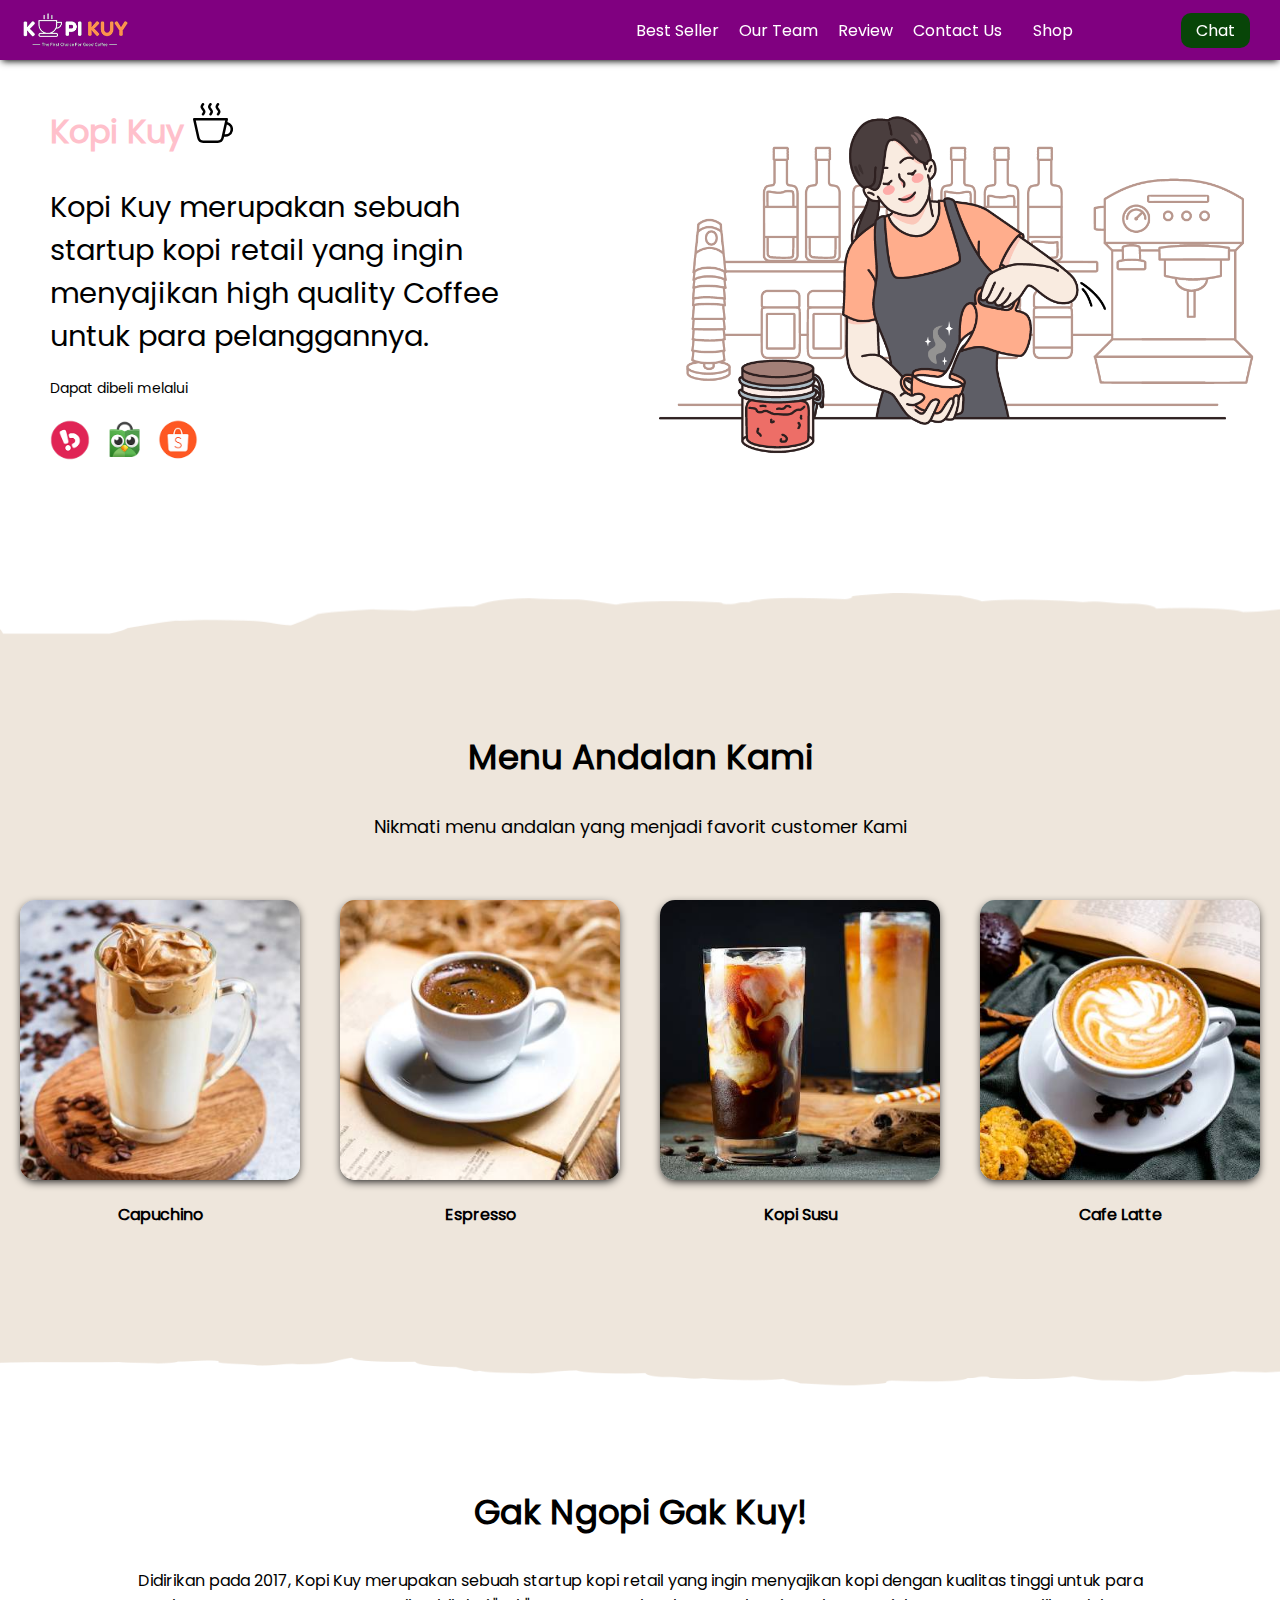
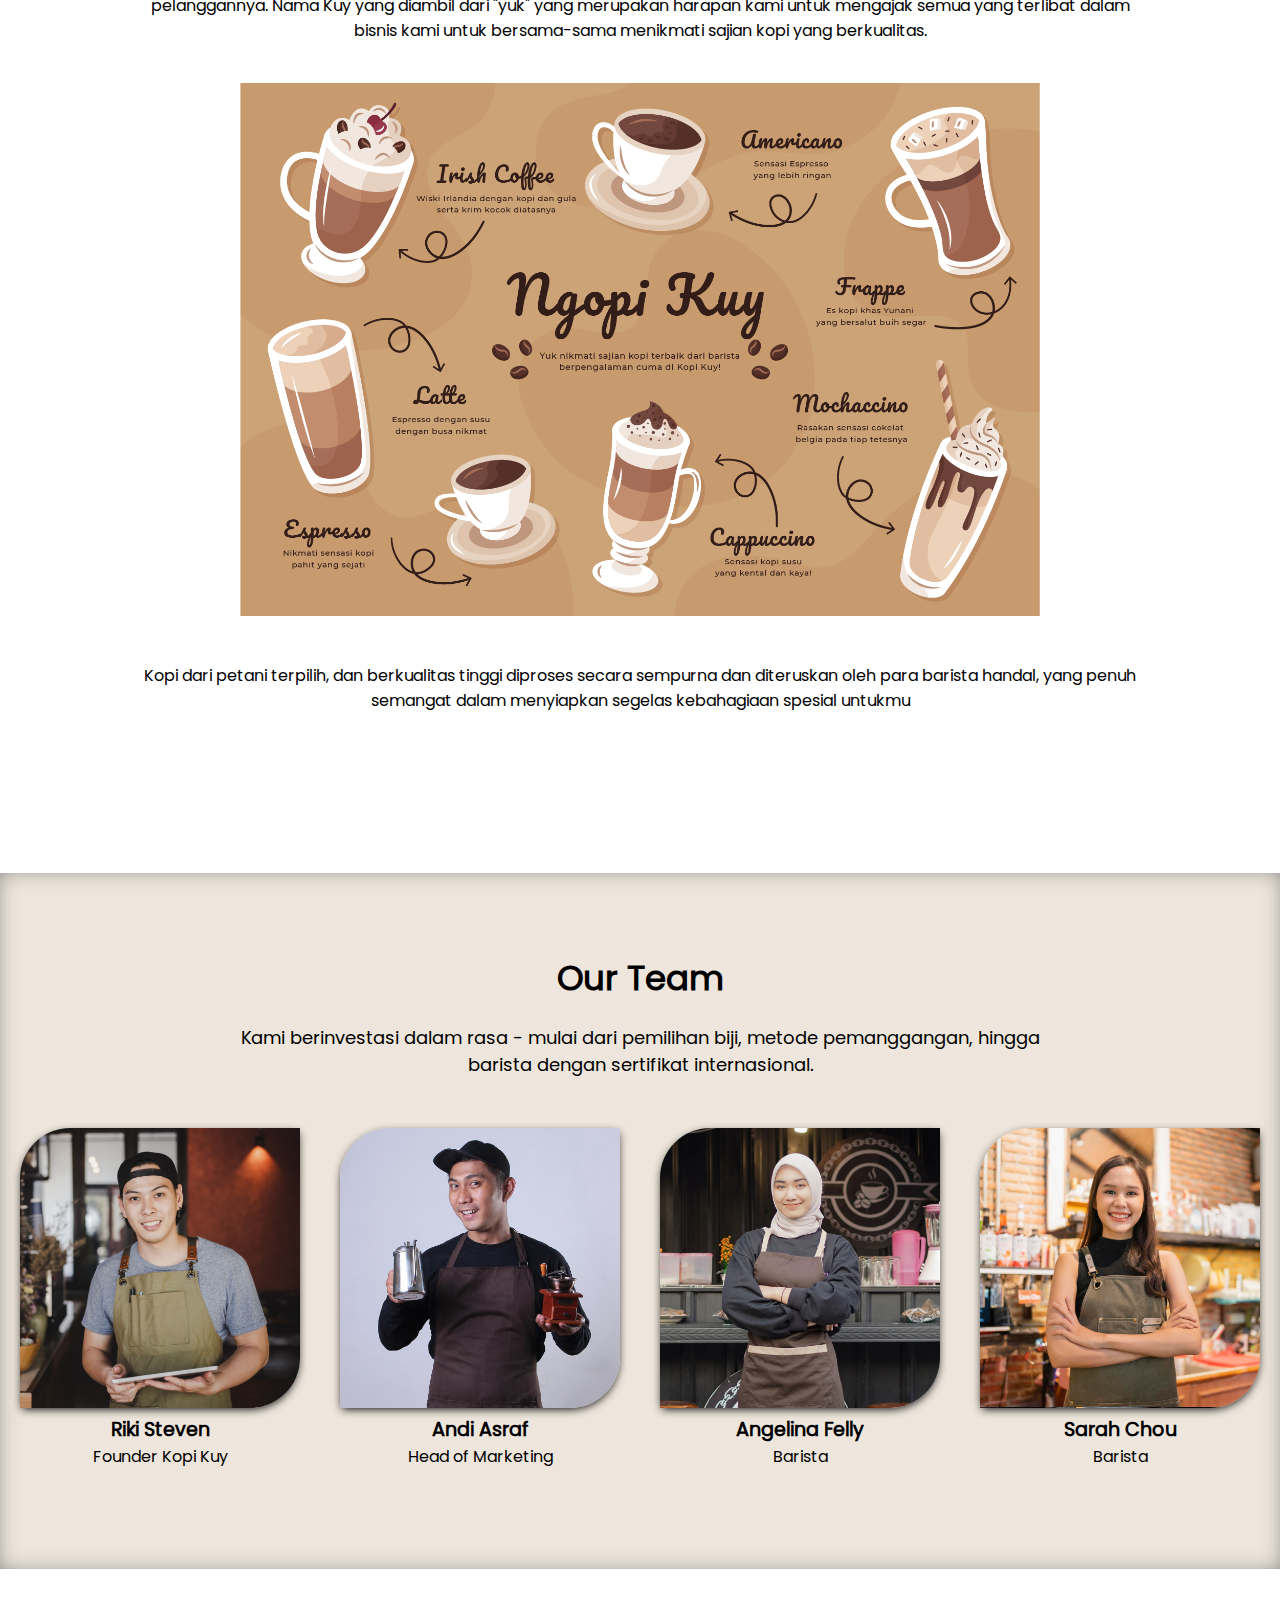
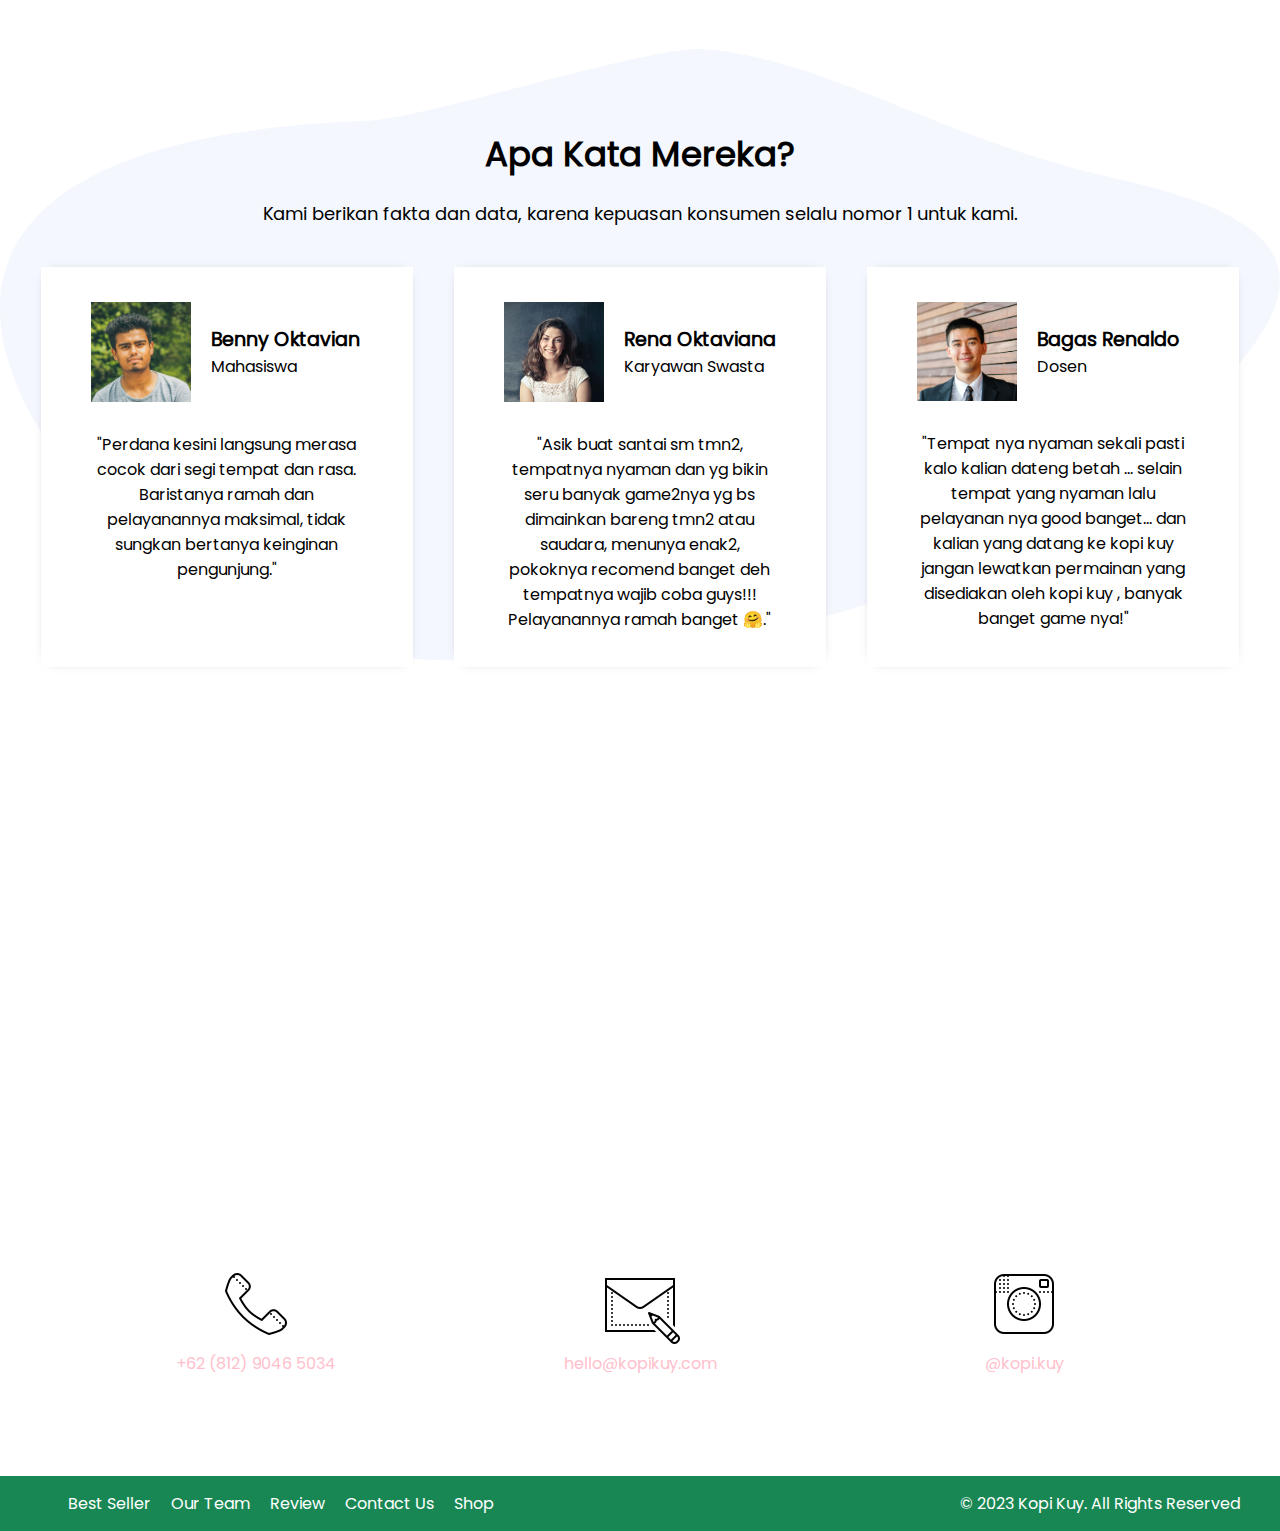
<file: index.html>
<!DOCTYPE html>
<html lang="id">

<head>
    <meta charset="UTF-8">
    <meta http-equiv="X-UA-Compatible" content="IE=edge">
    <meta name="viewport" content="width=device-width, initial-scale=1.0">
    <link rel="shortcut icon" href="images/favicon.ico" type="image/x-icon">
    <title>Website Kopi Kuy</title>
    <link rel="stylesheet" href="css/style.css">
</head>

<body>
    <nav>
        <div class="baris">
            <img class="logo" src="images/logo/logo_kuy.png">
            <div class="navigasi">
                <a href="#best-seller">Best Seller</a>
                <a href="#our-team">Our Team</a>
                <a href="#review">Review</a>
                <a href="#contact-us">Contact Us</a>
            </div>
            <a class="shop" href="produk.html">Shop</a>
            <a class="chat" href="https://wa.me/nomor_hp_anda_pakai_62" target="_blank">Chat</a>
        </div>
    </nav>

    <!-- Tulis Kode Setelah panah di bawah ini -->

<header>

    <div class="baris">

        <div class="col-kiri">
            <h1 class="judul-header">Kopi Kuy <img src="images/icon/icon_kopi.svg"></h1>

            <p class="subjudul-header unggu">Kopi Kuy merupakan sebuah startup kopi retail yang ingin menyajikan high
                quality Coffee untuk para pelanggannya.</p>
            <p class="dapat-dibeli">Dapat dibeli melalui</p>

            <div class="olshop">
                <img src="images/logo/logo_bukalapak.png" alt="">
                <img src="images/logo/logo_tokopedia.png" alt="">
                <img src="images/logo/logo_shopee.png" alt="">
            </div>
        </div>

        <img class="col-kanan" src="images/header/header1.png">
    </div>
</header>

<section id="best-seller" class="best-seller">

    <h2 class="judul-best-seller">Menu Andalan Kami</h2>

    <p class="subjudul-best-seller">Nikmati menu andalan yang menjadi favorit customer Kami</p>

    <div class="baris">
        <div class="col-produk">
            <img src="images/produk/product_capuchino.jpg" alt="">
            <p class="nama-produk">Capuchino</p>
        </div>
        <div class="col-produk">
            <img src="images/produk/product_espresso.jpg" alt="">
            <p class="nama-produk">Espresso</p>
        </div>
        <div class="col-produk">
            <img src="images/produk/product_kopi_susu.jpg" alt="">
            <p class="nama-produk">Kopi Susu</p>
        </div>
        <div class="col-produk">
            <img src="images/produk/product_latte.jpg" alt="">
            <p class="nama-produk">Cafe Latte</p>
        </div>
    </div>
</section>

<section id="about-us" class="about-us">

    <h2 class="judul-about-us">Gak Ngopi Gak Kuy!</h2>

    <p class="tentang-about-us">
        Didirikan pada 2017, Kopi Kuy merupakan sebuah startup kopi retail yang ingin menyajikan kopi
        dengan kualitas tinggi
        untuk para pelanggannya. Nama Kuy yang diambil dari "yuk" yang merupakan harapan kami untuk
        mengajak semua yang terlibat dalam bisnis kami untuk bersama-sama menikmati sajian kopi yang
        berkualitas.
    </p>
    <img src="images/aset_kopi_jumbo.png">
    <p class="penjelasan-about-us">
        Kopi dari petani terpilih, dan berkualitas tinggi diproses secara sempurna dan diteruskan
        oleh para barista handal,
        yang penuh semangat dalam menyiapkan segelas kebahagiaan spesial untukmu
    </p>
</section>

<section class="our-team" id="our-team">

    <h2 class="judul-team">Our Team</h2>

    <p class="subjudul-team">Kami berinvestasi dalam rasa - mulai dari pemilihan biji, metode pemanggangan,
        hingga barista dengan sertifikat internasional. </p>

    <div class="baris">
        <div class="col-team">
            <img src="images/team/team1.jpg">
            <h3>Riki Steven</h3>
            <p>Founder Kopi Kuy</p>
        </div>
        <div class="col-team">
            <img src="images/team/team2.jpg">
            <h3>Andi Asraf</h3>
            <p>Head of Marketing</p>
        </div>

        <div class="col-team">
            <img src="images/team/team3.jpg">
            <h3>Angelina Felly</h3>
            <p>Barista</p>
        </div>

        <div class="col-team">
            <img src="images/team/team4.jpg">
            <h3>Sarah Chou</h3>
            <p>Barista</p>
        </div>
    </div>
</section>

<section id="review" class="review">

    <h2 class="judul-review">Apa Kata Mereka?</h2>


    <p class="subjudul-review">Kami berikan fakta dan data, karena kepuasan konsumen selalu nomor 1 untuk kami.</p>

    <div class="baris">
        <div class="col-review">
            <div class="profile">
                <img src="images/customer/customer1.jpg">
                <div class="nama-profile">
                    <h3>Benny Oktavian</h3>
                    <p>Mahasiswa</p>
                </div>
            </div>
            <p class="testimoni">"Perdana kesini langsung merasa cocok dari segi tempat dan rasa. Baristanya ramah
                dan pelayanannya maksimal, tidak sungkan bertanya keinginan pengunjung."</p>
        </div>
        <div class="col-review">
            <div class="profile">
                <img src="images/customer/customer2.jpg">
                <div class="nama-profile">
                    <h3>Rena Oktaviana</h3>
                    <p>Karyawan Swasta</p>
                </div>
            </div>
            <p class="testimoni">"Asik buat santai sm tmn2, tempatnya nyaman dan yg bikin seru banyak game2nya yg bs
                dimainkan bareng tmn2 atau saudara, menunya enak2, pokoknya recomend banget deh
                tempatnya wajib coba guys!!! Pelayanannya ramah banget 🤗."</p>
        </div>
        <div class="col-review">
            <div class="profile">
                <img src="images/customer/customer3.jpg">
                <div class="nama-profile">
                    <h3>Bagas Renaldo</h3>
                    <p>Dosen</p>
                </div>
            </div>
            <p class="testimoni">"Tempat nya nyaman sekali pasti kalo kalian dateng betah ... selain tempat yang
                nyaman lalu pelayanan nya good banget... dan kalian yang datang ke kopi kuy jangan
                lewatkan permainan yang disediakan oleh kopi kuy , banyak banget game nya!"</p>
        </div>
    </div>
</section>

<section class="contact-us" id="contact-us">

    <iframe

        src="https://www.google.com/maps/embed?pb=!1m14!1m8!1m3!1d7932.741866032694!2d106.668581!3d-6.214715!3m2!1i1024!2i768!4f13.1!3m3!1m2!1s0x2e69f9912c7f297b%3A0xe5a3a671dae861ab!2sKopi%20kuy!5e0!3m2!1sid!2sid!4v1680617229460!5m2!1sid!2sid"
        width="100%" height="300" style="border:0;" allowfullscreen="" loading="lazy"
        referrerpolicy="no-referrer-when-downgrade"></iframe>
    <div class="baris">
        <div class="col-kontak">
            <img src="images/icon/icon_phone.png">
            <p>+62 (812) 9046 5034</p>
        </div>
        <div class="col-kontak">
            <img src="images/icon/icon_mail.png">
            <p>hello@kopikuy.com</p>
        </div>
        <div class="col-kontak">
            <img src="images/icon/icon_instagram.png">
            <a href="https://instagram.com" role="button">
                <p>@kopi.kuy</p>
            </a>
        </div>
    </div>
</section>

<footer>

    <div class="baris">

        <div class="navigasi">
            <a href="#best-seller">Best Seller</a>
            <a href="#our-team">Our Team</a>
            <a href="#review">Review</a>
            <a href="#contact-us">Contact Us</a>
            <a href="produk.html">Shop</a>
        </div>
        <p class="copyright">© 2023 Kopi Kuy. All Rights Reserved</p>
    </div>
</footer>







    <!--
        Kode HTML tidak boleh lewat dari batas ini
        Pastikan setiap section di tutup
        misalnya kode best-seller harus ada
        di bawah kode </header> (perhatikan ada garis miringnya
        dan setiap section harus setelah kode </section>
        jangan menulis section di dalam section
    -->
</body>

</html>
</file>
<file: css/style.css>
/* Pengaturan Global */

/* Mendaftarkan font ke dalam CSS, dan memberi nama family */
@font-face {
   font-family: 'Poppins';
   src: url(../fonts/poppins.woff2);
}

* {
   box-sizing: border-box;
   margin: 0;
   padding: 0;
}

html {
   /* agar scroll ketika klik pada navigasi menjadi halus */
   scroll-behavior: smooth;
}

body {
   /* mendaftarkan semua teks pada body menjadi family Poppins */
   font-family: 'Poppins';
}

a {
   /* menghilangkan garis bawah pada link */
   text-decoration: none;

   /* menghilangkan warna bawaan pada link */
   color: unset;
}

h2 {
   /* mengatur ukuran huruf ke 34 pixel */
   font-size: 34px;
}

h3 {
   /* mengatur ukuran huruf ke 1.2rem */
   font-size: 1.2rem;
}

h1,
h2,
h3 {
   /* mengatur tebal huruf */
   font-weight: bold;
}

img {
   /* 
      mengatur agar semua elemen img memiliki panjang maksimal 100% agar
      tidak besar gambar tidak melebihi layar ataupun pembungkus
   */
   max-width: 100%;
}

/* Navigasi */

nav {
   /* background-color mengatur warna latar belakang */
   background-color: purple;

   /* penulisan 2 background-color seperti ini akan mengabaikan penulisan sebelumnya */
   background-color: purple;

   /* box-shadow membuat efek bayangan */
   box-shadow: 0 3px 7px -2px #000;

   /* width mengatur panjang elemen */
   width: 100%;
   padding-top: 10px;
   padding-bottom: 10px;

   /* position mengatur posisi elemen, static untuk biasa, fixed untuk efek menempel */
   position: fixed;

   /* Nilai z-index semakin besar, maka elemen akan semakin di depan */
   z-index: 500;
}

/* .unggu{color:purple;
}
}
   PERHATIKAN bahwa dalam mengatur elemen, nama elemen langsung ditulis
   sedangkan untuk mengatur class, dibutuhkan tanda titik (.) terlebih dulu
   img {} berarti elemen dengan tag img, 
   sedangkan .img artinya elemen dengan kelas img   
*/

.baris {
   /* 
      display: flex memiliki pengaturan yang dapat mengatur agar elemen
      di dalamnya memiliki ukuran yang fleksibel
   */
   display: flex;

   /* 
      align-items: center mengatur elemen di dalamnya rata tengah vertikal
   */
   align-items: center;

   /* 
      justify-content: center mengatur elemen di dalamnya rata tengah horizontal
   */
   justify-content: center;

   /* 
      flex-wrap: wrap mengatur agar jika panjang elemen berlebih, maka elemen
      akan otomatis diletakan di baris baru
   */
   flex-wrap: wrap;
}

section {
   /* text-align mengatur rata tulisan, bisa bernilai: left, right, center, justify */
   text-align: center;
}

.logo {
   /* height mengatur tinggi elemen */
   height: 40px;
   margin-left: 20px;
}

.navigasi {
   margin-left: auto;
   margin-right: 15px;
}

.navigasi a,
.shop {
   color: #fff;
   padding-left: 8px;
   padding-right: 8px;
}

.shop {
   margin-right: 100px;
}

.chat {
   margin-right: 30px;
   background-color: rgb(8, 69, 8);
   color: #fff;
   padding-top: 5px;
   padding-right: 15px;
   padding-bottom: 5px;
   padding-left: 15px;
   border-radius: 10px;
}


/* HEADER */


header,
section {
   /*
    padding mengatur jarak ke dalam
    pada padding dan margin ditambahkan top / right / bottom / top 
    untuk mengatur jarak masing-masing 
   */
   padding-top: 80px;
   padding-bottom: 80px;

   /* margin mengatur jarak ke luar */
   margin-bottom: 80px;
}

/* penulisan CSS dapat digabung dengan beberapa elemen */
.col-kiri,
.col-kanan {
   /* width mengatur panjang elemen. 50% artinya setengah ukuran pembungkus */
   width: 50%;
}

.col-kiri {
   padding-left: 50px;
   padding-right: 120px;
}

.judul-header {
  color:pink;
   margin-bottom: 30px;
}

.subjudul-header {
   /* font-size digunakan untuk mengatur ukuran huruf */
   font-size: 29px;
}

.dapat-dibeli {
   margin-top: 20px;
   margin-bottom: 20px;
   font-size: 14px;
}

.olshop img {
   width: 40px;

   /* height digunakan untuk mengatur tinggi elemen */
   height: auto;
   margin-right: 10px;
}

/* Best Seller */

.best-seller {
   position: relative;

   /* background-color mengatur warna latar belakang elemen */
   background-color: #EEE6DC;
}

/* 
terkait position, after, dan before memerlukan pemahaman mendalam
terkait layout pada CSS untuk dapat memahami secara penuh 
*/

.best-seller::before,
.best-seller::after {
   position: absolute;
   content: "";
   width: 100%;
   height: 76px;

   /* background-image untuk menambahkan gambar sebagai background */
   background-image: url(../images/garis-atas.png);

   /*background-size agar gambar latar menyesuaikan tinggi / panjang elemen */
   background-size: cover;

   top: -60px;
   left: 0;
}

.best-seller::after {
   height: 60px;
   background-image: url(../images/garis-bawah.png);
   top: unset;
   bottom: -60px;
}

.judul-best-seller {
   margin-bottom: 30px;
}

.subjudul-best-seller {
   font-size: 18px;
   margin-bottom: 40px;
}

.col-produk {
   /* 
      Penulisan padding dan margin seperti padding:20px ini penulisan singkat 
      yang berarti top, right, bottom, left nilainya sama, yaitu 20px 
   */
   padding: 20px;
   width: 25%;
}

.col-produk img {
   /* transition membuat animasi transisi dari perubahan style, 0.3s berarti 0.3 detik */
   transition: all 0.3s ease;

   /* border-radius  Membuat sudut membulat */
   border-radius: 15px;

   /* box-shadow membuat efek bayangan */
   box-shadow: 0 3px 10px -2px #000;
}

/* :hover akan dijalankan saat mouse ada di atas elemen */
.col-produk img:hover {

   /* membuat transformasi, bisa berupa scale(1.05), rotate(180deg), translateY(-50px), dsb */
   transform: scale(0.9);
   border-radius: 50%;
}

.nama-produk {
   margin-top: 15px;
   font-weight: bold;
}

/* About US */

.about-us {
   /* max-width: 80%; mengatur panjang maksimal elemen tidak boleh melebihi 80% layar */
   max-width: 80%;

   /* margin-left dan margin-right auto akan membuat posisi elemen berada di tengah */
   margin-left: auto;
   margin-right: auto;
}

.judul-about-us {
   margin-bottom: 30px;
}

/* 
   penulisan .about-us img {} berarti mengatur elemen img 
   yang ada di dalam elemen dengan kelas about-us 
   harap perhatikan .about-us dan image dipisahkan spasi
   penulisan class diawali titik (.) penulisan elemen tidak
*/
.about-us img {
   /* 
      Penulisan width: 800px dan max-width: 100% mengatur agar
      elemen memiliki panjang 800px namun tidak boleh melebihi 100% ukuran layar
   */
   width: 800px;
   max-width: 100%;
}

.tentang-about-us {
   margin-bottom: 40px;
}

.penjelasan-about-us {
   margin-top: 40px;
}

/* OUR TEAM */

.our-team {
   background-color: #EEE6DC;
   box-shadow: inset 0px 0px 23px -6px #707070;
}

.judul-team {
   margin-bottom: 20px;
}

.subjudul-team {
   margin-bottom: 30px;
   font-size: 18px;
   width: 800px;
   max-width: 90%;
   margin-left: auto;
   margin-right: auto;
}

.col-team {
   width: 25%;
   padding: 20px;
}

.col-team img {
   box-shadow: 0 3px 10px -2px #000;
   border-radius: 50px 0px 50px 0px;
}


/* REVIEW */

.review {
   background-image: url(../images/bg-review.svg);
   /* 
      background-size: contain;
      membuat gambar latar belakang tidak terpotong
   */
   background-size: contain;

   /* 
      background-repeat: no-repeat;
      membuat gambar latar belakang tidak diulang (duplikat)
   */
   background-repeat: no-repeat;
   padding-left: 20px;
   padding-right: 20px;
}

.judul-review {
   margin-bottom: 20px;
}

.subjudul-review {
   margin-bottom: 40px;
   font-size: 18px;
}

.review .baris {
   justify-content: space-around;
   /* align-items: stretch; membuat tinggi elemen di dalam .review .baris seragam */
   align-items: stretch;
}

.col-review {
   width: 30%;
   padding: 35px 50px;
   box-shadow: 0px 0px 12px -10px #000;
   background-color: #fff;
}

.profile {
   display: flex;
   margin-bottom: 30px;
   align-items: center;
}

/* mengatur elemen img yang ada di dalam class(.) profile */
.profile img {
   width: 100px;
   margin-right: 20px;
}

.profile .nama-profile {
   text-align: left;
}

/* CONTACT US */
.contact-us {
   margin-bottom: 20px;
}

.col-kontak {
   width: 30%;
   margin-top: 50px;
   /* color mengatur warna tulisan */
   color: pink;
}

/* FOOTER */

footer {
   background-color: #198754;
   padding-top: 15px;
   padding-bottom: 15px;
   color: #fff;
   padding-right: 40px;
   padding-left: 40px;
}

footer .navigasi {
   margin-left: 20px;
   margin-right: auto;
}

/* UNTUK RESPONSIF DI BAWAH */

@media (max-width:600px) {

   .navigasi {
      display: none;
   }

   .shop {
      margin-right: 20px;
      margin-left: auto;
   }

   .col-kanan {
      width: 100%;
   }

   .col-kiri {
      width: 100%;
      margin-top: 30px;
      padding-left: 20px;
      padding-right: 20px;
      text-align: center;
   }

   .col-kontak,
   .col-team,
   .col-produk {
      width: 50%;
   }

   .col-review {
      width: 100%;
      padding: 20px;
      margin-bottom: 30px;
   }

}
</file>
